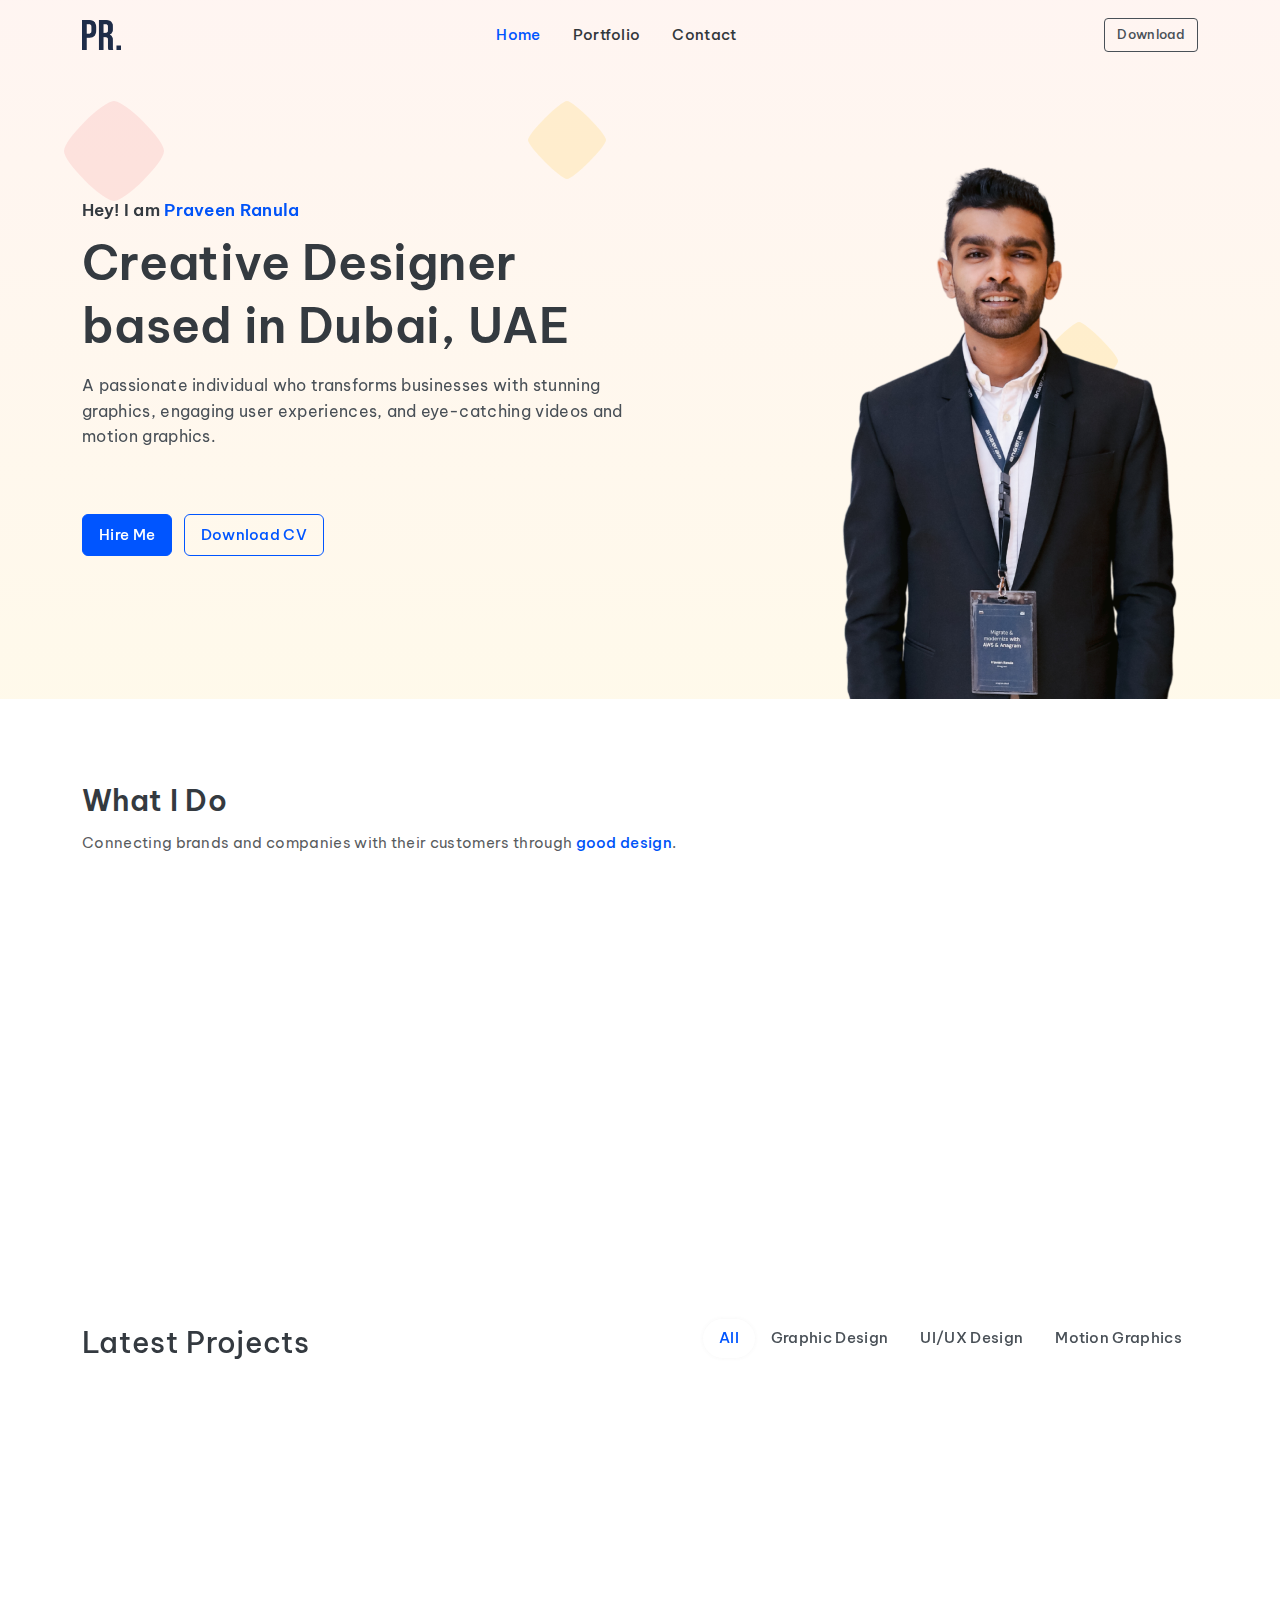
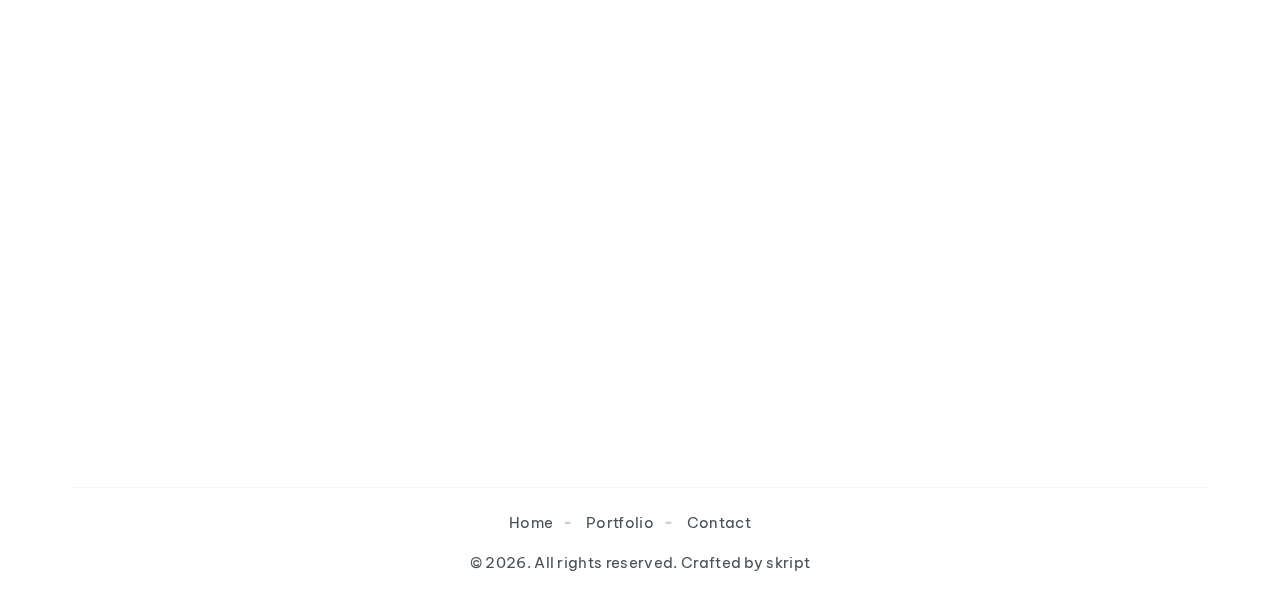
<file: index.html>
<!DOCTYPE html>
<html lang="en">

<head>
    <!-- meta -->
    <meta charset="utf-8" />
    <meta http-equiv="X-UA-Compatible" content="IE=edge" />
    <meta name="viewport" content="width=device-width, initial-scale=1, shrink-to-fit=no">

    <!-- title -->
    <title>Praveen Ranula</title>
    <meta content="Coderthemes" name="author" />
    <meta content="A fully featured multi purpose template" name="description" />

    <!-- theme favicon -->
    <link rel="shortcut icon" href="assets/images/favicon.png">

    <!-- Plugins CSS File -->
    <link rel="stylesheet" href="assets/css/vendor.min.css" type="text/css" />

    <!-- Theme CSS File -->
    <link rel="stylesheet" href="assets/css/theme.min.css" type="text/css" />

    <!-- Additional CSS -->
    <link rel="stylesheet" href="assets/css/additional.css" type="text/css" />
</head>

<body>

    <div class="header-6">
        <!-- Navbar Start -->
        <header>
            <nav class="navbar navbar-expand-lg topnav-menu z-10 navbar-light" data-toggle="sticky" >
                <div class="container">
                    <a class="navbar-brand logo" href="index.html">
                        <img src="assets/images/logo.png" height="30" class="align-top logo-dark" alt="" />
                        <img src="assets/images/logo-light.png" height="30" class="align-top logo-light" alt="" />
                    </a>
                    <button class="navbar-toggler" type="button" data-bs-toggle="collapse" data-bs-target="#topnav-menu-content" aria-controls="topnav-menu-content" aria-expanded="false" aria-label="Toggle navigation">
                        <span class="navbar-toggler-icon"></span>
                    </button>

                    <div class="collapse navbar-collapse" id="topnav-menu-content">
                        

                        <ul class="navbar-nav align-items-lg-center mx-auto">
                            <li class="nav-item">
                                <a class="nav-link active-nav-link" href="index.html">Home</a>
                            </li>
                            <li class="nav-item">
                                <a class="nav-link" href="https://www.figma.com/file/rqPT6c3txfj9CLmLTzXz6n/Portfolio-Nisal-D.?type=design&node-id=0%3A1&mode=design&t=Cr2U5oAdQkwRaM80-1" target="_blank">Portfolio</a>
                            </li>
                            <li class="nav-item">
                                <a class="nav-link" href="contact.html">Contact</a>
                            </li>

                        </ul>
                        <ul class="navbar-nav align-items-lg-center d-flex">
                            <li class="nav-item ms-2">
                                <a class="btn btn-outline-secondary btn-sm" href="https://drive.google.com/drive/folders/13HQRONGbpA1vLVUzDZoX0LKDj84Cs2ll?usp=sharing" download target="_blank">Download</a>
                            </li>
                        </ul>
                    </div>
                </div>
            </nav>
        </header>
        <!-- Navbar End -->

        <section class="hero-3 pt-7 position-relative hero-with-shapes nd-hero">
            <div class="shape1"></div>
            <div class="shape2"></div>
            <div class="shape3"></div>

            <div class="container hero-container">
                <div class="row">
                    <div class="col-lg-6" data-aos="fade-right" data-aos-duration="1000">
                        <h4 class="mt-4 pt-2"><span>Hey!</span> I am <span class="primary-blue-text">Praveen Ranula</span></h4>

                        <h1 class="hero-title">Creative Designer based in Dubai, UAE</h1>
                        <p class="mt-3 fs-16 text-secondary">
                            A passionate individual who transforms businesses with stunning graphics, engaging user experiences, and eye-catching videos and motion graphics.
                        </p>

                        <div class="pt-3 pt-sm-5">
                            <a href="#contact-me-form" class="btn btn-primary" data-toggle="smooth-scroll">Hire Me</a>
                            <a href="https://drive.google.com/drive/folders/13HQRONGbpA1vLVUzDZoX0LKDj84Cs2ll?usp=sharing" target="_blank" class="btn btn-outline-primary ms-2">Download CV</a>
                        </div>
                    </div>
                    <div class="col-lg-5 offset-lg-1">
                        <div class="img-container text-center text-lg-end" data-aos="fade-up" data-aos-duration="500">
                            <img src="assets/images/hero/portfolio1.png" class="img-fluid" alt="" />
                        </div>
                    </div>
                </div>
            </div>
        </section>
    </div>


    <!-- services start -->
    <section class="position-relative py-6">
        <div class="container">
            <div class="row justify-content-center">
                <div class="col text-start">
                    <h1 class="display-5 fw-semibold">What I Do</h1>
                    <p class="text-muted mx-auto">
                        Connecting brands and companies with their customers through <span class="primary-blue-text fw-medium">good design</span>.
                    </p>
                </div>
            </div>
            <div class="row pt-5 align-items-center features-9">
                <div class="col-lg-4">
                    <div class="card shadow feature-item rounded-0" data-aos="fade-up" data-aos-duration="600">
                        <div class="card-body text-start">
                            <div class="bg-soft-primary avatar avatar-sm icon icon-with-bg icon-xs text-danger">
                                <img src="assets/images/new-icons/design.svg" alt="">                         
                            </div>
                            <h4 class="mt-4 text-dark">Graphic Design</h4>
                            <p class="text-muted mb-0">Creating visually captivating designs that effectively communicate your brand's message and captivate your audience.</p>
                        </div>
                    </div>
                </div>

                <div class="col-lg-4">
                    <div class="card shadow feature-item rounded-0" data-aos="fade-up" data-aos-duration="900">
                        <div class="card-body text-start">
                            <div class="bg-soft-primary avatar avatar-sm icon icon-with-bg icon-xs text-danger">
                                <img src="assets/images/new-icons/web-design.svg" alt=""> 
                            </div>
                            <h4 class="mt-4 text-dark">UI/UX Design</h4>
                            <p class="text-muted mb-0">Enhancing digital experiences through intuitive design, focusing on user interactions, aesthetics, and seamless navigation.</p>
                        </div>
                    </div>
                </div>

                <div class="col-lg-4">
                    <div class="card shadow feature-item rounded-0" data-aos="fade-up" data-aos-duration="1200">
                        <div class="card-body text-start">
                            <div class="bg-soft-primary avatar avatar-sm icon icon-with-bg icon-xs text-danger">
                                <img src="assets/images/new-icons/coding.svg" alt=""> 
                            </div>
                            <h4 class="mt-4 text-dark">Motion Graphics</h4>
                            <p class="text-muted mb-0">Bringing stories to life with dynamic animations and visuals, making your brand's message engaging and memorable.</p>
                        </div>
                    </div>
                </div>
            </div>
        </div>
    </section>
    <!-- services end -->

    <!-- portfolio items start -->
    <section class="py-lg-5 pb-5 pt-2 position-relative">
        <div class="container">
            <div class="row justify-content-center">
                <div class="col text-start">
                    <h1 class="display-5 fw-medium">Latest Projects</h1>
                </div>

                <div class="col-auto">
                    <ul class="nav nav-pills pe-0 me-0 aling-items-center" id="pills-tab" role="tablist">
                        <li class="nav-item" role="presentation">
                            <a class="nav-link rounded-pill active" id="pills-design-tab" data-bs-toggle="pill" href="#pills-design" role="tab" aria-selected="true">All</a>
                        </li>
                        <li class="nav-item" role="presentation">
                            <a class="nav-link rounded-pill" id="pills-branding-tab" data-bs-toggle="pill" href="#pills-design" role="tab" aria-selected="false">Graphic Design</a>
                        </li>
                        <li class="nav-item" role="presentation">
                            <a class="nav-link rounded-pill" id="pills-marketing-tab" data-bs-toggle="pill" href="#pills-design" role="tab" aria-selected="false">UI/UX Design</a>
                        </li>
                        <li class="nav-item" role="presentation">
                            <a class="nav-link rounded-pill" id="pills-web-tab" data-bs-toggle="pill" href="#pills-design" role="tab" aria-selected="false">Motion Graphics</a>
                        </li>
                    </ul>
                </div>
            </div>

            <div class="row mt-3">
                <div class="col-lg-12">
                    <div class="tab-content mt-2" id="pills-tabContent">
                        <div class="tab-pane fade show active" id="pills-design" role="tabpanel" aria-labelledby="pills-design-tab">
                            <div class="row features-6" data-aos="fade-up" data-aos-duration="600">
                                <div class="col-lg-6">
                                    <div class="bg-light ps-5 pt-5 mb-4 mb-sm-5 rounded feature-item">
                                        <div class="row align-items-center">
                                            <div class="col-auto">
                                                <h3 class="text-dark mt-0">Northlark Guardian</h3>
                                            </div>
                                            <div class="col text-end pe-5">
                                                UI/UX Design
                                            </div>
                                        </div>
                                        <div class="row mt-4">
                                            <div class="col">
                                                <img src="assets/images/features/agency1.jpg" alt="" class="img-fluid shadow rounded" />
                                            </div>
                                        </div>
                                        <div class="overlay">
                                            <a href="https://www.figma.com/file/rqPT6c3txfj9CLmLTzXz6n/Portfolio---Nisal-D.?type=design&node-id=34-2&mode=design" class="btn btn-primary btn-sm btn-view shadow-lg">
                                                View Project <i class="icon-xs ms-2" data-feather="arrow-right"></i>
                                            </a>
                                        </div>
                                    </div>
                                </div>

                                <div class="col-lg-6">
                                    <div class="bg-light ps-5 pt-5 mb-4 mb-sm-5 rounded feature-item">
                                        <div class="row align-items-center">
                                            <div class="col-auto">
                                                <h3 class="text-dark mt-0">Skoolbus</h3>
                                            </div>
                                            <div class="col text-end pe-5">
                                                Mobile App Design
                                            </div>
                                        </div>
                                        <div class="row mt-4">
                                            <div class="col">
                                                <img src="assets/images/features/agency2.jpg" alt="" class="img-fluid shadow rounded" />
                                            </div>
                                        </div>
                                        <div class="overlay">
                                            <a href="https://www.figma.com/file/rqPT6c3txfj9CLmLTzXz6n/Portfolio---Nisal-D.?type=design&node-id=0-1&mode=design" class="btn btn-primary btn-sm btn-view shadow-lg">
                                                View Project <i class="icon-xs ms-2" data-feather="arrow-right"></i>
                                            </a>
                                        </div>
                                    </div>
                                </div>
                            </div>

                            <div class="row features-6" data-aos="fade-up" data-aos-duration="600">
                                <div class="col-lg-6">
                                    <div class="bg-light ps-5 pt-5 mb-4 mb-sm-5 rounded feature-item">
                                        <div class="row align-items-center">
                                            <div class="col-auto">
                                                <h3 class="text-dark mt-0">OCR Solution</h3>
                                            </div>
                                            <div class="col text-end pe-5">
                                                Branding, UI/UX Design
                                            </div>
                                        </div>
                                        <div class="row mt-4">
                                            <div class="col">
                                                <img src="assets/images/features/agency3.jpg" alt="" class="img-fluid shadow rounded" />
                                            </div>
                                        </div>
                                        <div class="overlay">
                                            <a href="https://www.figma.com/file/rqPT6c3txfj9CLmLTzXz6n/Portfolio---Nisal-D.?type=design&node-id=34-3&mode=design" class="btn btn-primary btn-sm btn-view shadow-lg">
                                                View Project
                                                <i class="icon-xs ms-2" data-feather="arrow-right"></i>
                                            </a>
                                        </div>
                                    </div>
                                </div>

                                <div class="col-lg-6">
                                    <div class="bg-light ps-5 pt-5 mb-4 mb-sm-5 rounded feature-item">
                                        <div class="row align-items-center">
                                            <div class="col-auto">
                                                <h3 class="text-dark mt-0">Anagram WAF Solution</h3>
                                            </div>
                                            <div class="col text-end pe-5">
                                                UI/UX Design, <br>Frontend Development
                                            </div>
                                        </div>
                                        <div class="row mt-4">
                                            <div class="col">
                                                <img src="assets/images/features/agency4.jpg" alt="" class="img-fluid shadow rounded" />
                                            </div>
                                        </div>
                                        <div class="overlay">
                                            <a href="https://www.figma.com/file/rqPT6c3txfj9CLmLTzXz6n/Portfolio---Nisal-D.?type=design&node-id=34-4&mode=design" class="btn btn-primary btn-sm btn-view shadow-lg">
                                                View Project
                                                <i class="icon-xs ms-2" data-feather="arrow-right"></i>
                                            </a>
                                        </div>
                                    </div>
                                </div>
                            </div>
                        </div>
                    </div>
                </div>
            </div>
        </div>
    </section>
    <!-- portfolio items end -->

    <!-- testimonials start -->
    <section class="section mt-5 py-4 py-sm-8 bg-gradient4 position-relative overflow-hidden" data-aos="fade-up" data-aos-duration="600">
        <div class="divider top d-none d-sm-block"></div>
        <div class="container testimonials-3">
            <div class="row align-items-center">
                <div class="col">
                    <h1 class="display-5 fw-medium">Kind words from excellent clients</h1>
                </div>
                <div class="col-auto text-sm-end pt-2 pt-sm-0">
                    <div class="navigations">
                        <button class="btn btn-link text-normal p-0 swiper-custom-prev">
                            <svg class="bi bi-arrow-left" width="1.75em" height="1.75em" viewBox="0 0 16 16" fill="currentColor" xmlns="http://www.w3.org/2000/svg">
                                <path fill-rule="evenodd" d="M5.854 4.646a.5.5 0 010 .708L3.207 8l2.647 2.646a.5.5 0 01-.708.708l-3-3a.5.5 0 010-.708l3-3a.5.5 0 01.708 0z" clip-rule="evenodd"></path>
                                <path fill-rule="evenodd" d="M2.5 8a.5.5 0 01.5-.5h10.5a.5.5 0 010 1H3a.5.5 0 01-.5-.5z" clip-rule="evenodd"></path>
                            </svg>
                        </button>
                        <button class="btn btn-link text-normal p-0 swiper-custom-next">
                            <svg class="bi bi-arrow-right" width="1.75em" height="1.75em" viewBox="0 0 16 16" fill="currentColor" xmlns="http://www.w3.org/2000/svg">
                                <path fill-rule="evenodd" d="M10.146 4.646a.5.5 0 01.708 0l3 3a.5.5 0 010 .708l-3 3a.5.5 0 01-.708-.708L12.793 8l-2.647-2.646a.5.5 0 010-.708z" clip-rule="evenodd"></path>
                                <path fill-rule="evenodd" d="M2 8a.5.5 0 01.5-.5H13a.5.5 0 010 1H2.5A.5.5 0 012 8z" clip-rule="evenodd"></path>
                            </svg>
                        </button>
                    </div>
                </div>
            </div>
            <div class="row mt-3 mt-sm-5">
                <div class="col">
                    <div class="slider">
                        <div class="swiper-container" data-toggle="swiper" data-swiper='{"loop":true, "spaceBetween": 24, "autoplay": {"delay": 5000}, "breakpoints": {"576": {"slidesPerView": 1 }, "768": { "slidesPerView": 2 } }, "roundLengths":true, "navigation": {"nextEl": ".swiper-custom-next","prevEl": ".swiper-custom-prev"}}'>
                            <div class="swiper-wrapper">
                                <div class="swiper-slide">
                                    <div class="card mb-0 shadow border">
                                        <div class="card-body p-md-5">
                                            <p class="mb-4 mt-0">
                                                "Praveen transformed our project with their design prowess! Collaborating was seamless, and their attention to detail exceeded expectations. Thrilled with the result and eager for future projects. Highly recommend!
                                            </p>
                                            <div class="d-flex text-align-start">
                                                <img class="me-2 rounded-circle" src="assets/images/avatars/img-8.jpg" alt="" height="36" />
                                                <div class="flex-grow-1">
                                                    <h6 class="m-0">Nusra Ahmed</h6>
                                                    <p class="my-0 text-muted fs-13">Senior Project Manager at DDaniela</p>
                                                </div>
                                                <!-- <img class="" src="assets/images/brands/google.svg" alt="" height="32" /> -->
                                            </div>
                                        </div>
                                    </div>
                                </div>
                                <div class="swiper-slide">
                                    <div class="card mb-0 border">
                                        <div class="card-body p-md-5">
                                            <p class="mb-4 mt-0">
                                                Kudos to Praveen for elevating our product's UI! Their creativity and strategic UX approach were spot-on. Effective communication and a sleek, user-friendly design have made a significant impact. A pleasure to work with!
                                            </p>
                                            <div class="d-flex text-align-start">
                                                <img class="me-2 rounded-circle" src="assets/images/avatars/img-5.jpg" alt="" height="36" />
                                                <div class="flex-grow-1">
                                                    <h6 class="m-0">Ravisha Perera</h6>
                                                    <p class="my-0 text-muted fs-13">CEO at Elevate Marketing</p>
                                                </div>
                                                <!-- <img class="" src="assets/images/brands/amazon.svg" alt="" height="32" /> -->
                                            </div>
                                        </div>
                                    </div>
                                </div>
                            </div>
                        </div>
                    </div>
                </div>
            </div>
        </div>
    </section>
    <!-- testimonials end -->


    <!-- cta start -->
    <section class="section pt-lg-8 pb-lg-4 pt-4 pb-3 position-relative" id="contact-me-form">
        <div class="container testimonials-3">
            <div class="row align-items-center">
                <div class="col-lg-6" data-aos="fade-up" data-aos-duration="600">
                    <h1 class="display-5 fw-medium">Just say Hi!</h1>
                    <p>
                        I am open to discuss your next project, improve user experience of an existing one or help with your design challenges.
                    </p>

                    <div class="mt-5 text-muted">Email me at</div>
                    <div>
                        <h4 class="mt-0 fw-medium">
                            <a href="mailto:praveenranula95@gmail.com" class="">praveenranula95@gmail.com</a>
                        </h4>
                    </div>

                    <div class="mt-5 text-muted">Social</div>
                    <ul class="list-inline mt-1">
                        <li class="list-inline-item me-3">
                            <a href="#" class=""><i class="icon-sm icon-dual" data-feather="dribbble"></i></a>
                        </li>
                        <li class="list-inline-item me-3">
                            <a href="#" class=""><i class="icon-sm icon-dual" data-feather="facebook"></i></a>
                        </li>
                        <li class="list-inline-item me-3">
                            <a href="#" class=""><i class="icon-sm icon-dual" data-feather="twitter"></i></a>
                        </li>
                        <li class="list-inline-item me-3">
                            <a href="https://www.linkedin.com/in/praveen-ranula-59ba1224b/" class=""><i class="icon-sm icon-dual" data-feather="linkedin"></i></a>
                        </li>
                        <li class="list-inline-item">
                            <a href="#" class=""><i class="icon-sm icon-dual" data-feather="instagram"></i></a>
                        </li>
                    </ul>
                </div>

                <div class="col-lg-6" data-aos="fade-up" data-aos-duration="900">
                    <form name="ajax-form" id="ajax-form" action="https://formsubmit.io/send/9f03c2e4-7d62-4365-8862-117ed9936724" method="post" class="form-main mt-5 mt-lg-0">

                        <div class="row">
                            <div class="mb-3 col-12">
                                <input class="form-control" id="name2" name="name" placeholder="Your name" type="text" value="">
                                <div class="error visually-hidden" id="err-name">Please enter name</div>
                            </div>
                            <!-- /Form-name -->

                            <div class="mb-3 col-12">
                                <input class="form-control" id="email2" name="email" type="text" placeholder="Your email where we can reach" value="">
                                <div class="error visually-hidden" id="err-emailvld">E-mail is not a valid format
                                </div>
                            </div>
                            <!-- /Form-email -->

                            <div class="mb-3 col-12">
                                <input class="form-control" id="subject1" name="subject" placeholder="Subject" type="text" value="">
                            </div>
                            <!-- /Form-Subject -->
                        </div>
                        <!-- /row -->

                        <div class="row">
                            <div class="mb-3 col-12">
                                <textarea class="form-control" id="message2" name="message" rows="5" placeholder="Write your message here. Keep it simple, concise and intriguing!"></textarea>
                                <div class="error visually-hidden" id="err-message">Please enter message</div>
                            </div>
                            <!-- /col -->
                        </div>
                        <!-- /row -->

                        <div class="row">
                            <div class="col text-end">
                                <button type="submit" class="btn btn-primary" id="send">Submit</button>
                            </div>
                        </div>
                    </form>
                </div>
            </div>
        </div>
    </section>
    <!-- cta end -->

    <!-- footer start -->
    <section class="section pt-4 pb-3 position-relative">
        <div class="container">
            <div class="row align-items-center border-top border-light pt-4">
                <div class="col text-center">
                    <ul class="list-inline list-with-separator">
                        <li class="list-inline-item me-0"><a href="index.html">Home</a></li>
                        <li class="list-inline-item me-0"><a href="https://www.figma.com/file/rqPT6c3txfj9CLmLTzXz6n/Portfolio-Nisal-D.?type=design&node-id=0%3A1&mode=design&t=Cr2U5oAdQkwRaM80-1" target="_blank">Portfolio</a></li>
                        <li class="list-inline-item me-0"><a href="contact.html">Contact</a></li>
                    </ul>
                    <p class="mt-2">
                        © <script>document.write(new Date().getFullYear())</script>. All rights reserved. Crafted by <a href="#">skript</a>
                    </p>
                </div>
            </div>
        </div>
    </section>
    <!-- footer end -->

    <!-- back to top -->
    <a class="btn btn-soft-danger shadow-none btn-icon btn-back-to-top" href='#'><i class="icon-xxs" data-feather="arrow-up"></i></a>

    <!-- vendor js -->
    <script src="assets/js/vendor.min.js"></script>

    <!-- theme js -->
    <script src="assets/js/theme.min.js"></script>

</body>

</html>
</file>
<file: assets/css/additional.css>
:root {
    --primary-blue: #0053F8;
}

.active-nav-link {
    color: var(--primary-blue);
}

.primary-blue-text{
    color: var(--primary-blue);
}

/* .nd-hero{
    background-color: #C0FDFB;
} */
</file>
